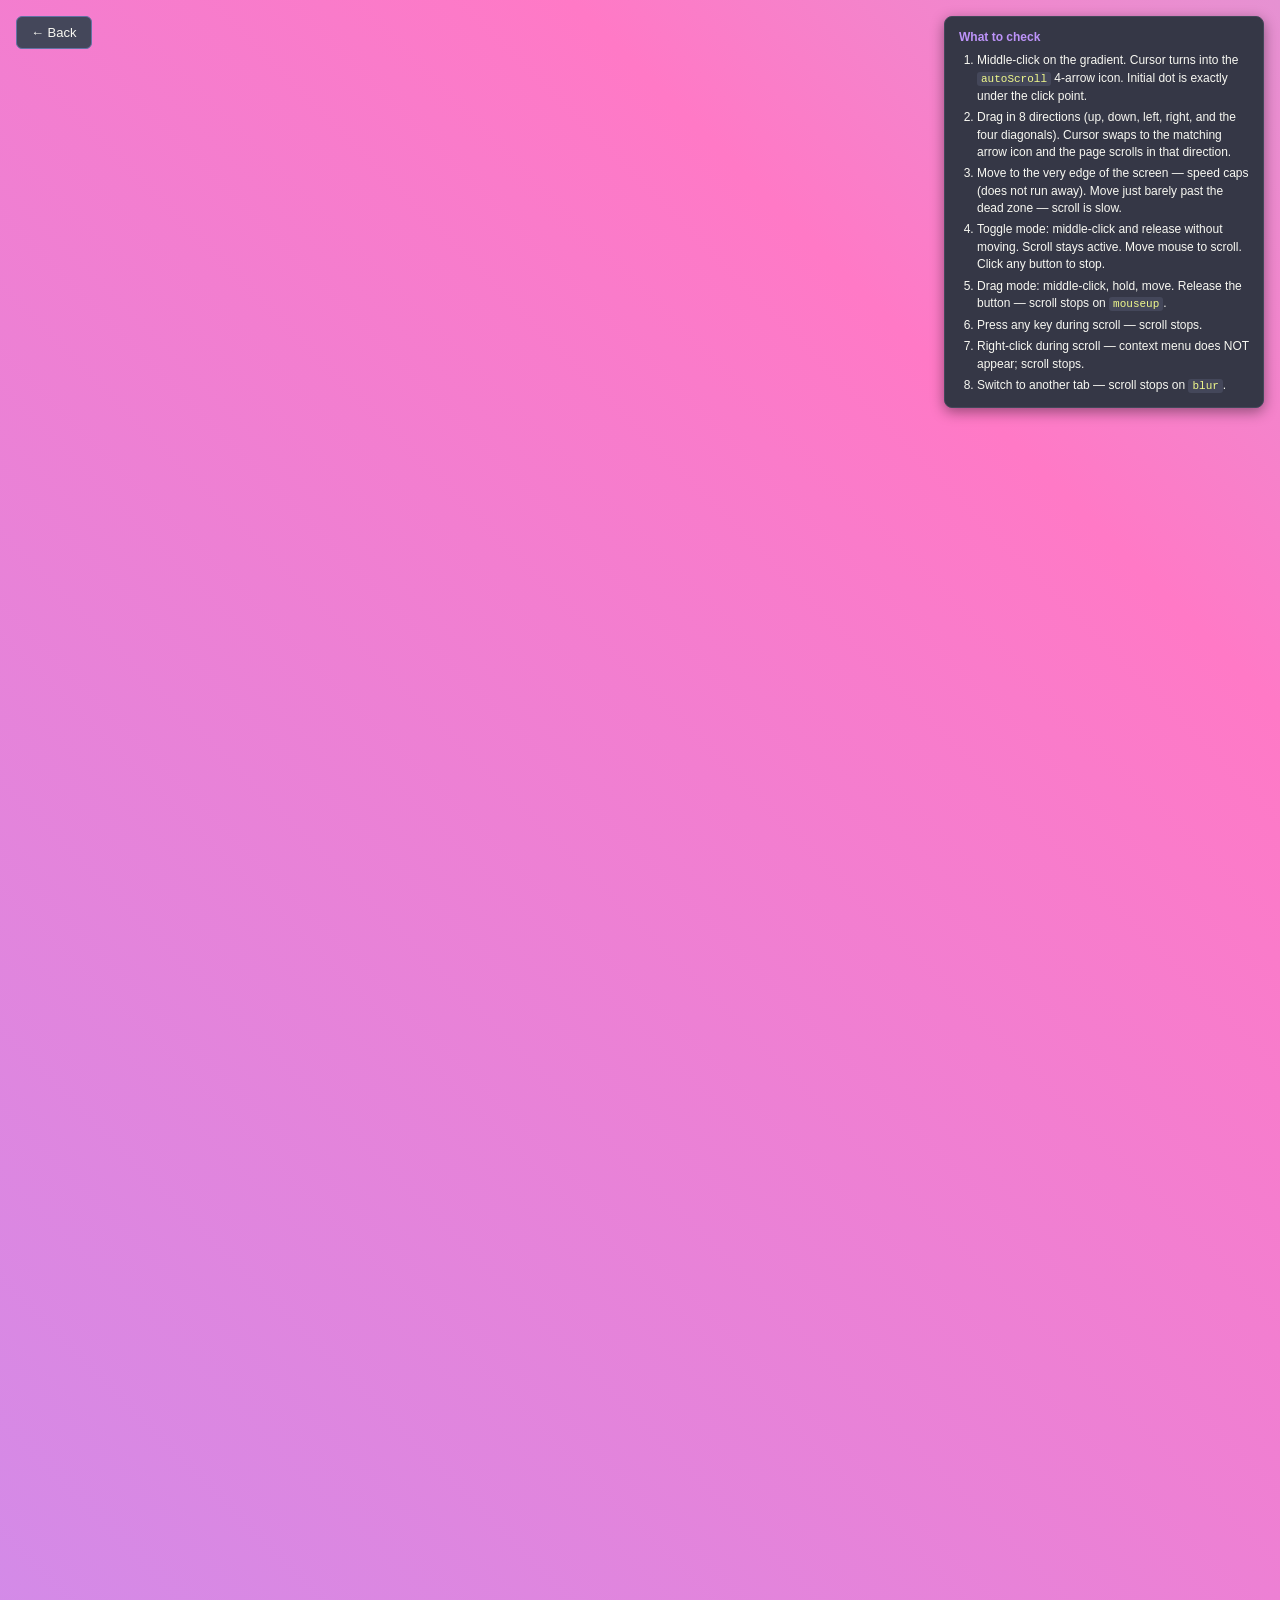
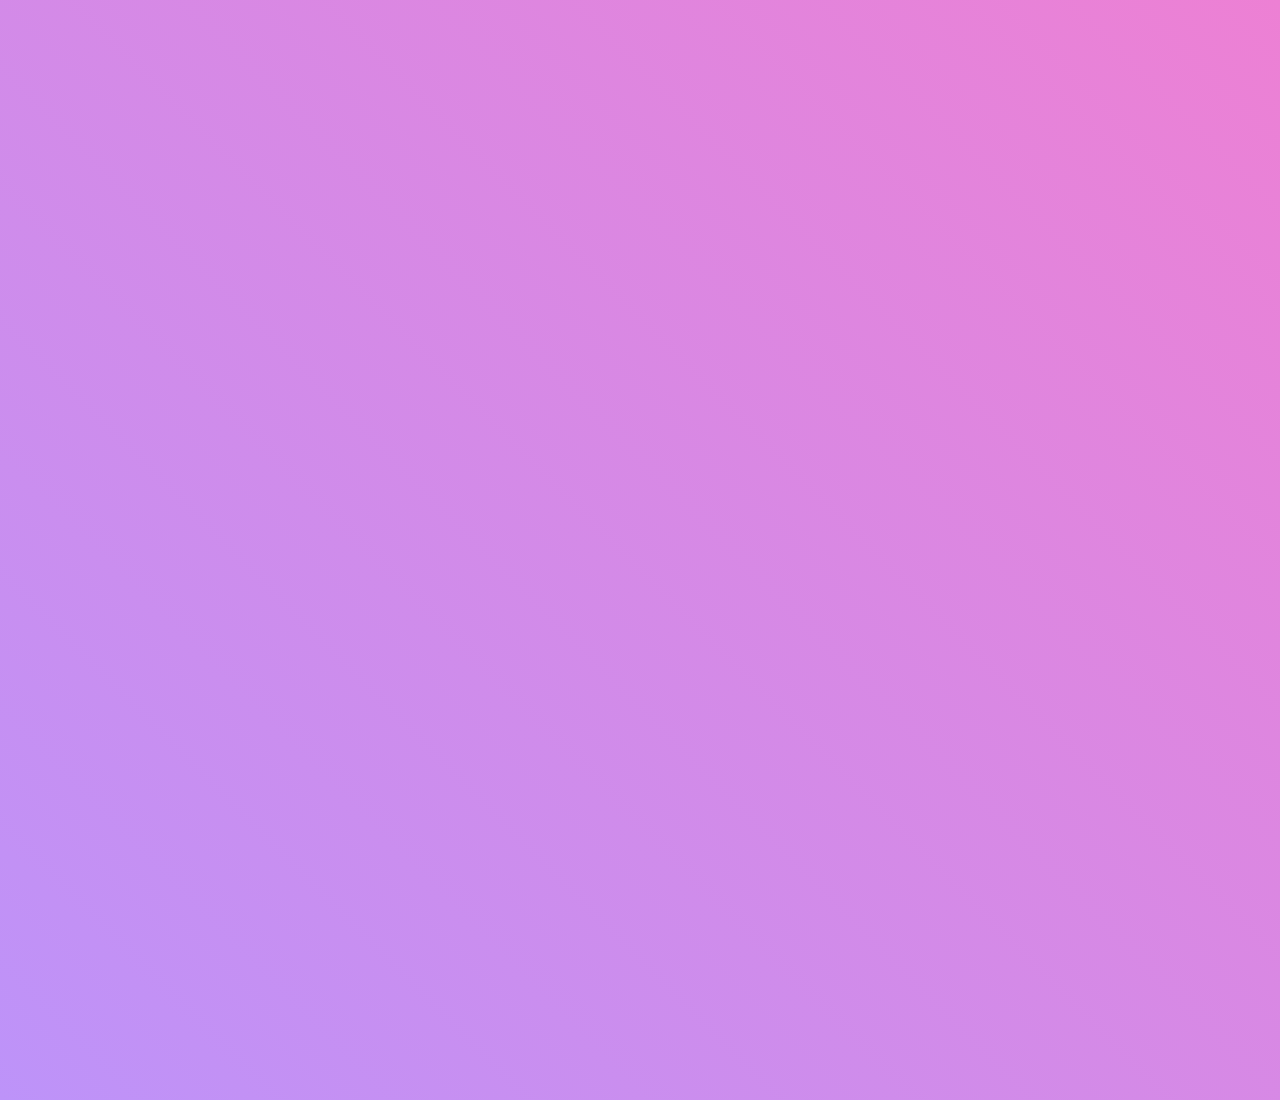
<file: test/index.html>
<!DOCTYPE html>
<html lang="en">
  <head>
    <meta charset="UTF-8" />
    <meta name="viewport" content="width=device-width, initial-scale=1.0" />
    <title>Mac AutoScroll — Page Scroll (Both Axes)</title>
    <link rel="stylesheet" href="base.css" />
    <style>
      #content {
        width: 300vw;
        height: 300vh;
        background: linear-gradient(45deg, var(--d-purple), var(--d-pink), var(--d-cyan));
      }
    </style>
  </head>
  <body>
    <a class="nav-link" href="navigation.html">← Back</a>
    <aside class="checks">
      <strong>What to check</strong>
      <ol>
        <li>Middle-click on the gradient. Cursor turns into the
            <code>autoScroll</code> 4-arrow icon. Initial dot is exactly under
            the click point.</li>
        <li>Drag in 8 directions (up, down, left, right, and the four
            diagonals). Cursor swaps to the matching arrow icon and the page
            scrolls in that direction.</li>
        <li>Move to the very edge of the screen — speed caps (does not run
            away). Move just barely past the dead zone — scroll is slow.</li>
        <li>Toggle mode: middle-click and release without moving. Scroll
            stays active. Move mouse to scroll. Click any button to stop.</li>
        <li>Drag mode: middle-click, hold, move. Release the button — scroll
            stops on <code>mouseup</code>.</li>
        <li>Press any key during scroll — scroll stops.</li>
        <li>Right-click during scroll — context menu does NOT appear; scroll
            stops.</li>
        <li>Switch to another tab — scroll stops on <code>blur</code>.</li>
      </ol>
    </aside>
    <div id="content"></div>
  </body>
</html>
</file>
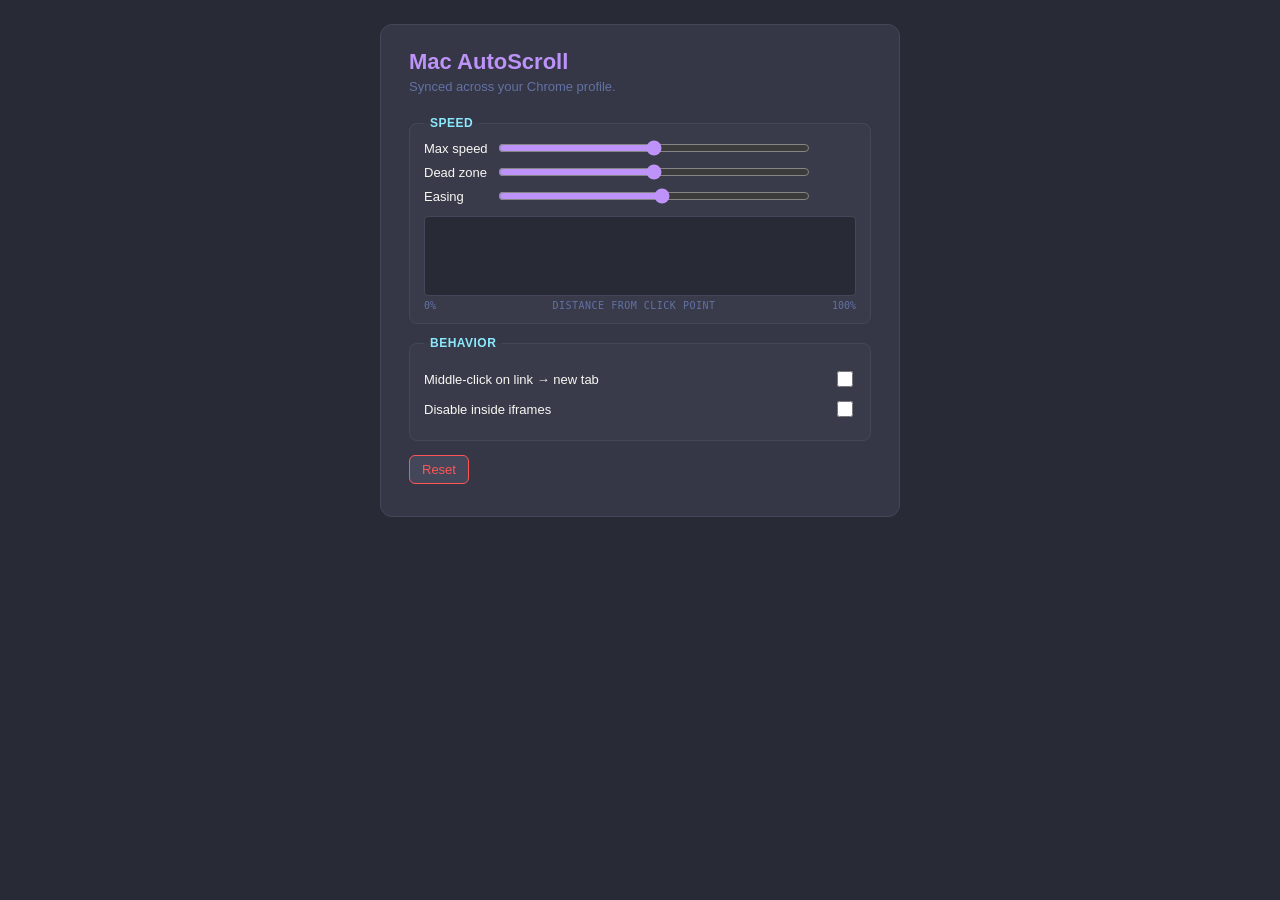
<file: MacAutoScroll/settings.html>
<!DOCTYPE html>
<html>
  <head>
    <meta charset="UTF-8" />
    <title>Mac AutoScroll — Settings</title>
    <script src="settings-init.js"></script>
    <script src="js/defaults.js"></script>
    <link rel="stylesheet" href="theme.css" />
  </head>
  <body>
    <div class="app">
      <h1>Mac AutoScroll</h1>
      <p class="subtitle">Synced across your Chrome profile.</p>

      <fieldset>
        <legend>Speed</legend>
        <div class="slider-grid">
          <label class="row">
            <span class="label">Max speed</span>
            <input type="range" id="maxSpeed" min="20" max="400" step="5" />
            <span class="value" id="maxSpeedValue"></span>
          </label>
          <label class="row">
            <span class="label">Dead zone</span>
            <input type="range" id="deadZone" min="1" max="15" step="1" />
            <span class="value" id="deadZoneValue"></span>
          </label>
          <label class="row">
            <span class="label">Easing</span>
            <input type="range" id="easing" min="5" max="100" step="5" />
            <span class="value" id="easingValue"></span>
          </label>
        </div>
        <svg
          class="preview"
          id="preview"
          viewBox="0 0 200 80"
          preserveAspectRatio="none"
          aria-label="Speed curve preview"
        ></svg>
        <div class="preview-axis">
          <span>0%</span>
          <span class="preview-axis-mid">distance from click point</span>
          <span>100%</span>
        </div>
      </fieldset>

      <fieldset>
        <legend>Behavior</legend>
        <label class="row">
          <span class="label">Middle-click on link → new tab</span>
          <input type="checkbox" id="linkOpens" />
        </label>
        <label class="row">
          <span class="label">Disable inside iframes</span>
          <input type="checkbox" id="topFrameOnly" />
        </label>
      </fieldset>

      <div class="actions">
        <button id="reset" class="danger">Reset</button>
        <a id="open-options" class="link" href="#">Open in tab →</a>
        <span class="status" id="status"></span>
      </div>
    </div>
    <script src="settings-form.js"></script>
  </body>
</html>
</file>
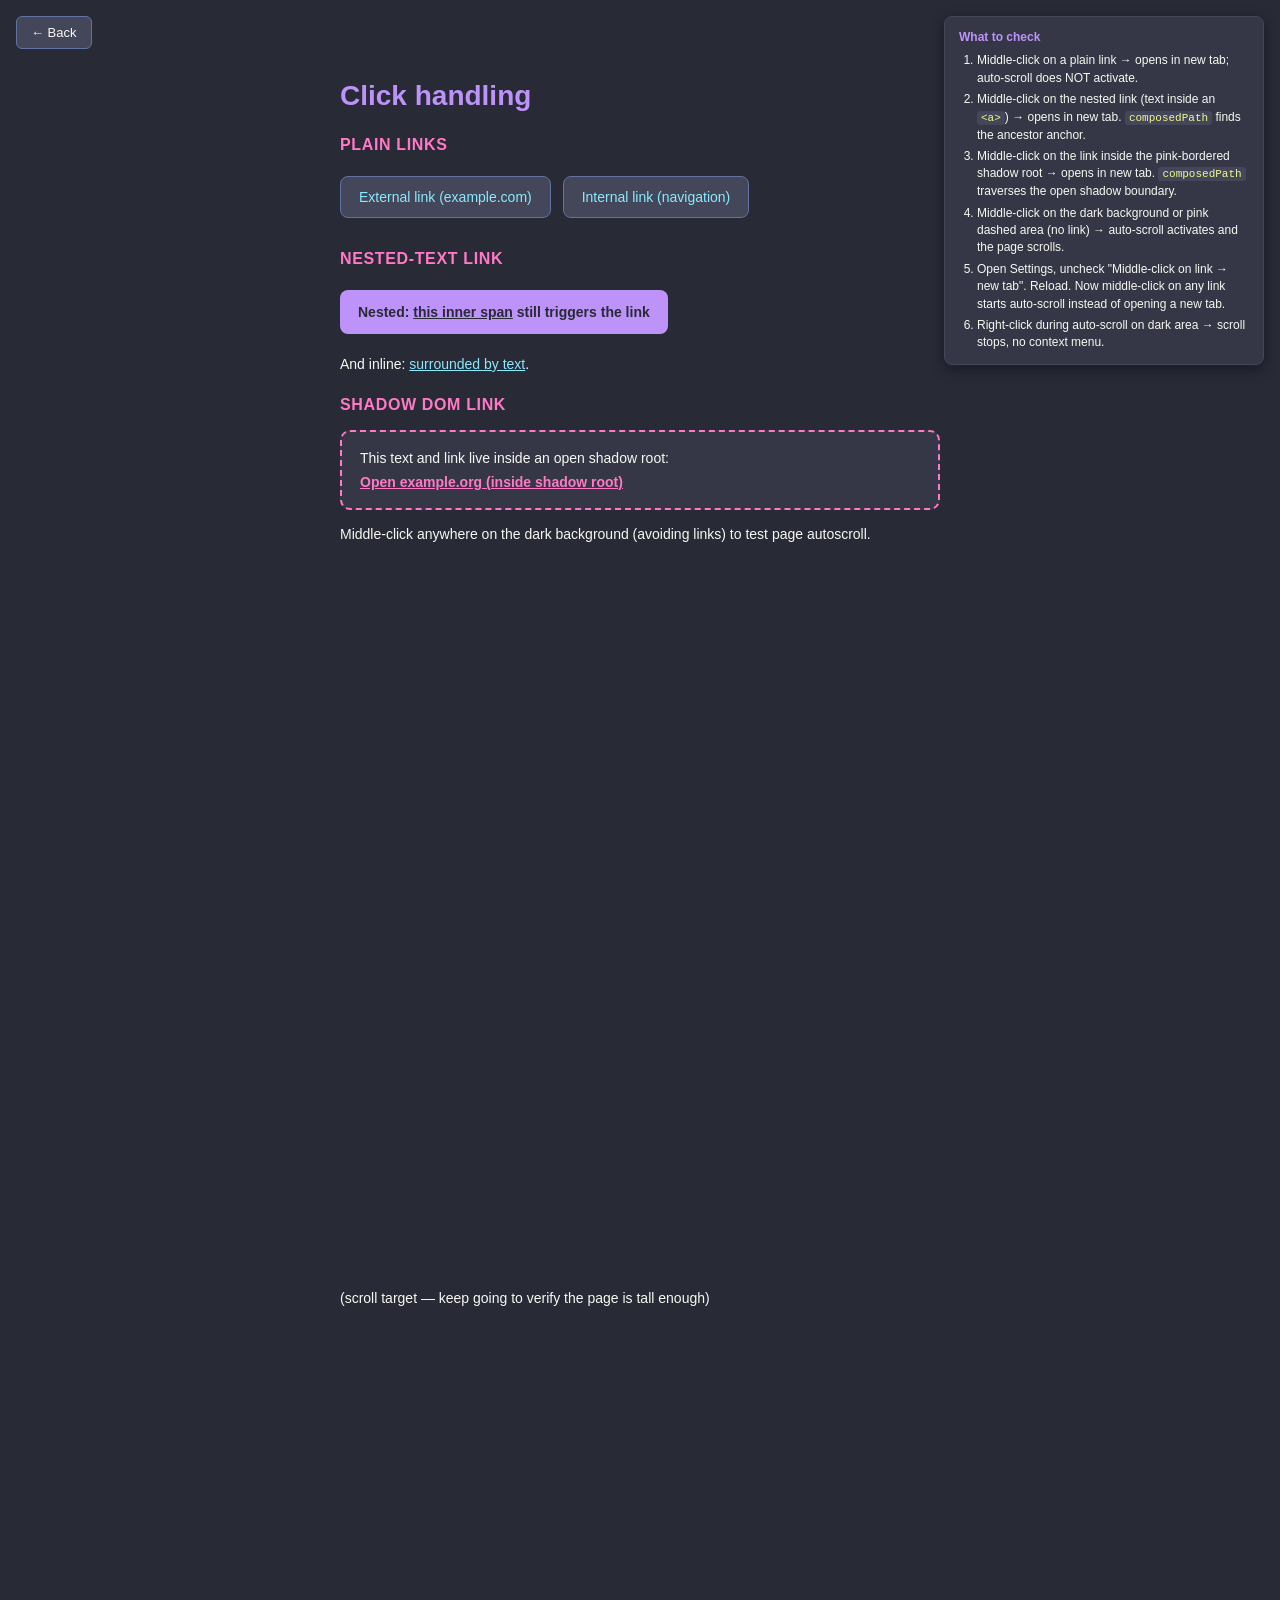
<file: test/click-handling.html>
<!DOCTYPE html>
<html lang="en">
  <head>
    <meta charset="UTF-8" />
    <meta name="viewport" content="width=device-width, initial-scale=1.0" />
    <title>Mac AutoScroll — Click handling</title>
    <link rel="stylesheet" href="base.css" />
    <style>
      body {
        padding: 80px 24px 200vh;
      }
      .stack {
        max-width: 600px;
        margin: 0 auto;
      }
      .link {
        display: inline-block;
        padding: 12px 18px;
        margin: 8px 8px 8px 0;
        background: var(--d-line);
        color: var(--d-cyan);
        border: 1px solid var(--d-comment);
        border-radius: 8px;
        text-decoration: none;
      }
      .link:hover {
        background: var(--d-comment);
      }
      .nested {
        display: inline-block;
        padding: 14px 18px;
        margin: 8px 8px 8px 0;
        background: var(--d-purple);
        color: var(--d-bg);
        border-radius: 8px;
        text-decoration: none;
        font-weight: 600;
      }
      .nested span {
        text-decoration: underline;
      }
      shadow-host {
        display: block;
        margin: 16px 0;
        padding: 18px;
        background: var(--d-panel);
        border-radius: 10px;
        border: 2px dashed var(--d-pink);
      }
      .gap {
        height: 80vh;
      }
    </style>
  </head>
  <body>
    <a class="nav-link" href="navigation.html">← Back</a>
    <aside class="checks">
      <strong>What to check</strong>
      <ol>
        <li>Middle-click on a plain link → opens in new tab; auto-scroll
            does NOT activate.</li>
        <li>Middle-click on the nested link (text inside an <code>&lt;a&gt;</code>)
            → opens in new tab. <code>composedPath</code> finds the
            ancestor anchor.</li>
        <li>Middle-click on the link inside the pink-bordered shadow root
            → opens in new tab. <code>composedPath</code> traverses the
            open shadow boundary.</li>
        <li>Middle-click on the dark background or pink dashed area
            (no link) → auto-scroll activates and the page scrolls.</li>
        <li>Open Settings, uncheck "Middle-click on link → new tab".
            Reload. Now middle-click on any link starts auto-scroll
            instead of opening a new tab.</li>
        <li>Right-click during auto-scroll on dark area → scroll stops,
            no context menu.</li>
      </ol>
    </aside>
    <div class="stack">
      <h1>Click handling</h1>

      <h2>Plain links</h2>
      <p>
        <a class="link" href="https://example.com">External link (example.com)</a>
        <a class="link" href="navigation.html">Internal link (navigation)</a>
      </p>

      <h2>Nested-text link</h2>
      <p>
        <a class="nested" href="https://example.org">
          Nested: <span>this inner span</span> still triggers the link
        </a>
      </p>
      <p>And inline: <a class="inline" href="https://example.net">surrounded by text</a>.</p>

      <h2>Shadow DOM link</h2>
      <shadow-host id="host"></shadow-host>

      <p>Middle-click anywhere on the dark background (avoiding links) to
        test page autoscroll.</p>
      <div class="gap"></div>
      <p>(scroll target — keep going to verify the page is tall enough)</p>
    </div>
    <script>
      const host = document.getElementById('host');
      const shadow = host.attachShadow({ mode: 'open' });
      shadow.innerHTML = `
        <style>
          :host { font-family: -apple-system, BlinkMacSystemFont, sans-serif; color: #f8f8f2; }
          a { color: #ff79c6; text-decoration: underline; font-weight: 600; }
          p { margin: 0 0 8px; }
        </style>
        <p>This text and link live inside an open shadow root:</p>
        <a href="https://example.org">Open example.org (inside shadow root)</a>
      `;
    </script>
  </body>
</html>
</file>
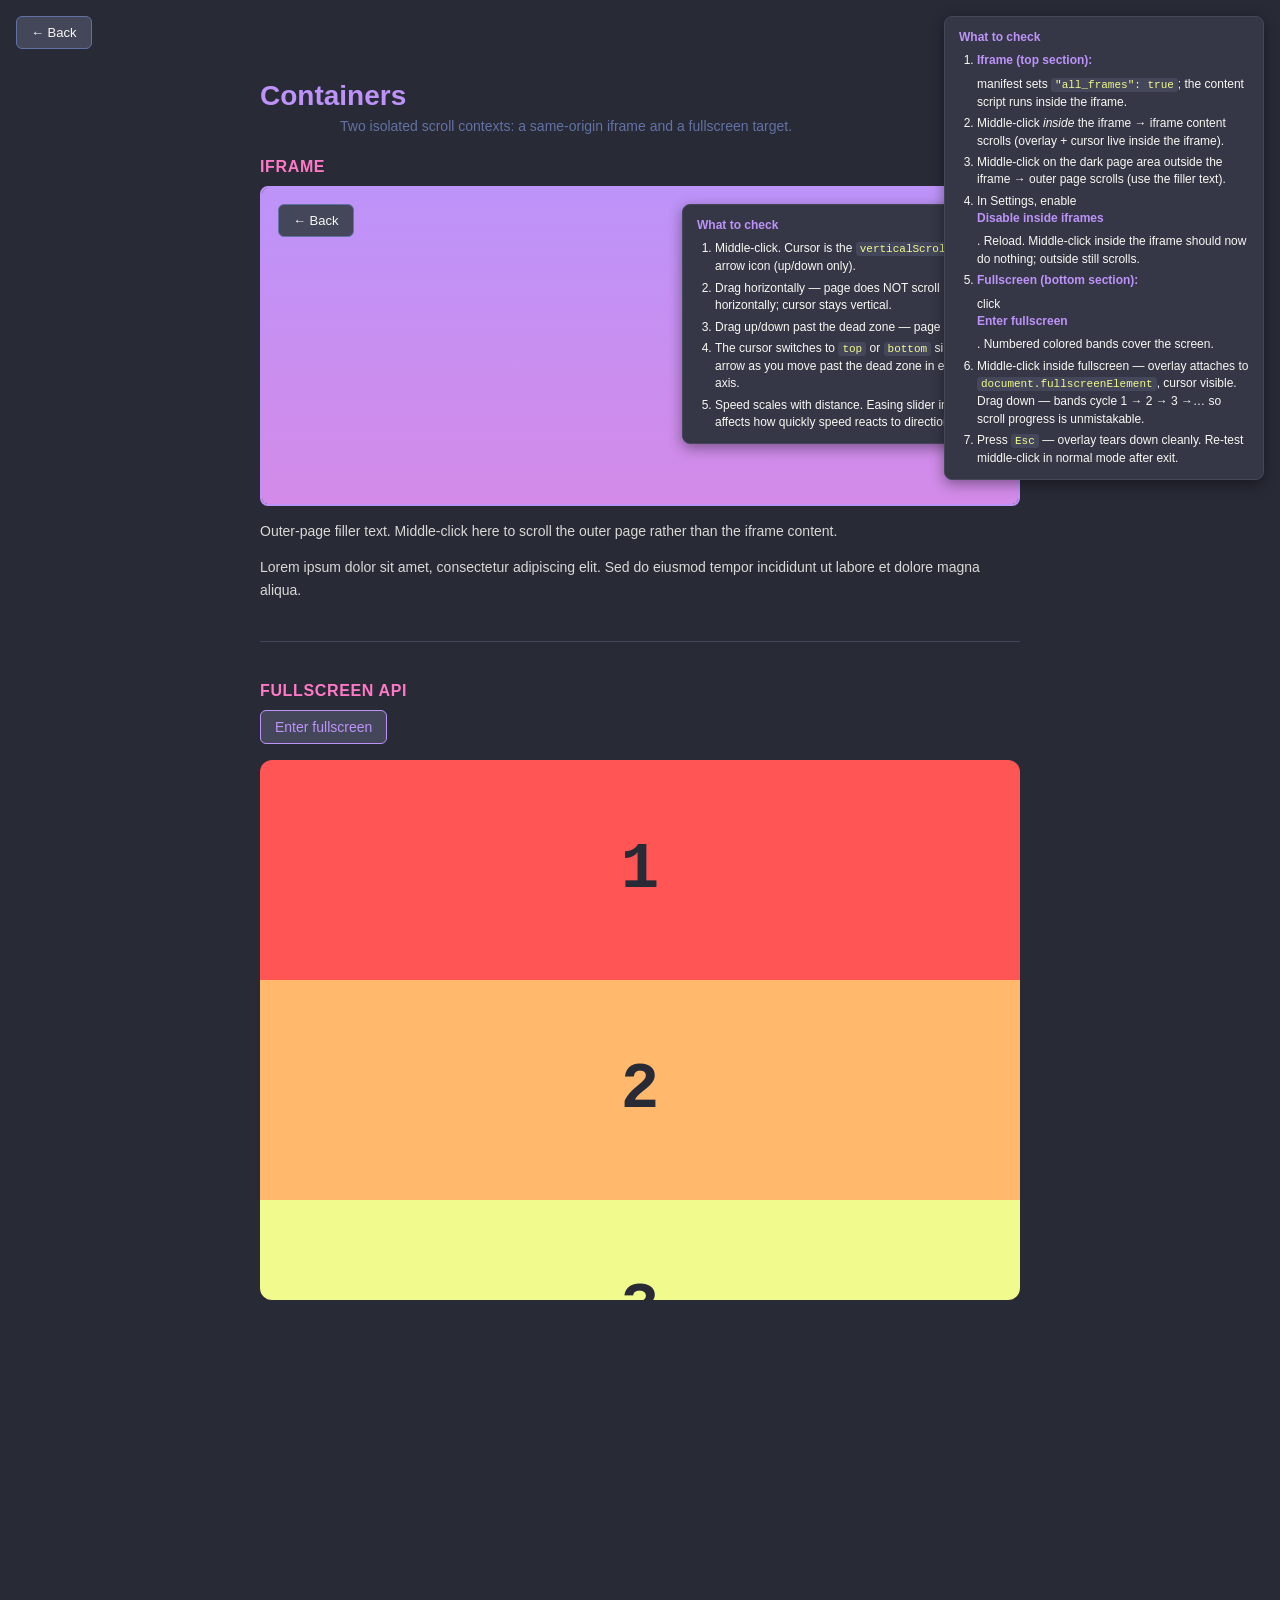
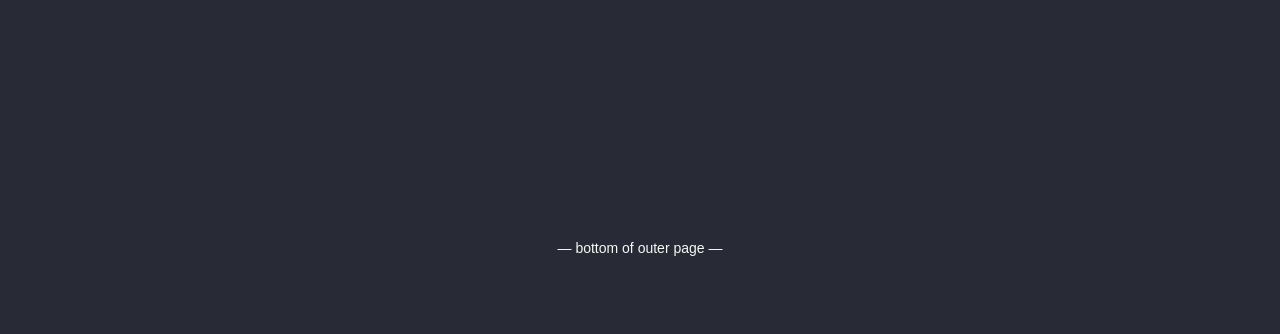
<file: test/containers.html>
<!DOCTYPE html>
<html lang="en">
  <head>
    <meta charset="UTF-8" />
    <meta name="viewport" content="width=device-width, initial-scale=1.0" />
    <title>Mac AutoScroll — Containers (iframe + fullscreen)</title>
    <link rel="stylesheet" href="base.css" />
    <style>
      body {
        padding: 80px 24px 64px;
        min-height: 200vh;
      }
      .panel {
        max-width: 760px;
        margin: 0 auto;
      }
      iframe {
        display: block;
        width: 100%;
        height: 320px;
        border: 2px solid var(--d-purple);
        border-radius: 8px;
        background: var(--d-panel);
      }
      .filler {
        line-height: 1.6;
        color: var(--d-fg);
        opacity: 0.85;
      }
      hr {
        margin: 40px 0;
        border: none;
        border-top: 1px solid var(--d-line);
      }
      #fs {
        margin-top: 16px;
        height: 60vh;
        border-radius: 12px;
        overflow: auto;
        cursor: pointer;
      }
      :fullscreen #fs {
        height: 100vh;
        border-radius: 0;
      }
      .inner {
        display: grid;
        grid-template-columns: 1fr;
      }
      .band {
        height: 220px;
        display: flex;
        align-items: center;
        justify-content: center;
        font-size: 64px;
        font-weight: 800;
        color: var(--d-bg);
        font-family: ui-monospace, monospace;
      }
      .band:nth-child(1)  { background: var(--d-red); }
      .band:nth-child(2)  { background: var(--d-orange); }
      .band:nth-child(3)  { background: var(--d-yellow); }
      .band:nth-child(4)  { background: var(--d-green); }
      .band:nth-child(5)  { background: var(--d-cyan); }
      .band:nth-child(6)  { background: var(--d-purple); }
      .band:nth-child(7)  { background: var(--d-pink); }
      .band:nth-child(8)  { background: var(--d-orange); }
      .band:nth-child(9)  { background: var(--d-green); }
      .band:nth-child(10) { background: var(--d-cyan); }
    </style>
  </head>
  <body>
    <a class="nav-link" href="navigation.html">← Back</a>
    <aside class="checks">
      <strong>What to check</strong>
      <ol>
        <li><strong>Iframe (top section):</strong> manifest sets
            <code>"all_frames": true</code>; the content script runs
            inside the iframe.</li>
        <li>Middle-click <em>inside</em> the iframe → iframe content
            scrolls (overlay + cursor live inside the iframe).</li>
        <li>Middle-click on the dark page area outside the iframe →
            outer page scrolls (use the filler text).</li>
        <li>In Settings, enable <strong>Disable inside iframes</strong>.
            Reload. Middle-click inside the iframe should now do nothing;
            outside still scrolls.</li>
        <li><strong>Fullscreen (bottom section):</strong> click
            <strong>Enter fullscreen</strong>. Numbered colored bands
            cover the screen.</li>
        <li>Middle-click inside fullscreen — overlay attaches to
            <code>document.fullscreenElement</code>, cursor visible.
            Drag down — bands cycle 1 → 2 → 3 →… so scroll progress is
            unmistakable.</li>
        <li>Press <code>Esc</code> — overlay tears down cleanly. Re-test
            middle-click in normal mode after exit.</li>
      </ol>
    </aside>
    <div class="panel">
      <h1>Containers</h1>
      <p class="lede">
        Two isolated scroll contexts: a same-origin iframe and a
        fullscreen target.
      </p>

      <h2>Iframe</h2>
      <iframe src="vertical.html" title="Embedded vertical page"></iframe>
      <div class="filler">
        <p>Outer-page filler text. Middle-click here to scroll the outer
          page rather than the iframe content.</p>
        <p>Lorem ipsum dolor sit amet, consectetur adipiscing elit. Sed do
          eiusmod tempor incididunt ut labore et dolore magna aliqua.</p>
      </div>

      <hr />

      <h2>Fullscreen API</h2>
      <button class="btn btn-accent" onclick="document.getElementById('fs').requestFullscreen()">
        Enter fullscreen
      </button>
      <div id="fs">
        <div class="inner">
          <div class="band">1</div>
          <div class="band">2</div>
          <div class="band">3</div>
          <div class="band">4</div>
          <div class="band">5</div>
          <div class="band">6</div>
          <div class="band">7</div>
          <div class="band">8</div>
          <div class="band">9</div>
          <div class="band">10</div>
        </div>
      </div>

      <p class="center" style="margin-top: 60vh;">— bottom of outer page —</p>
    </div>
  </body>
</html>
</file>
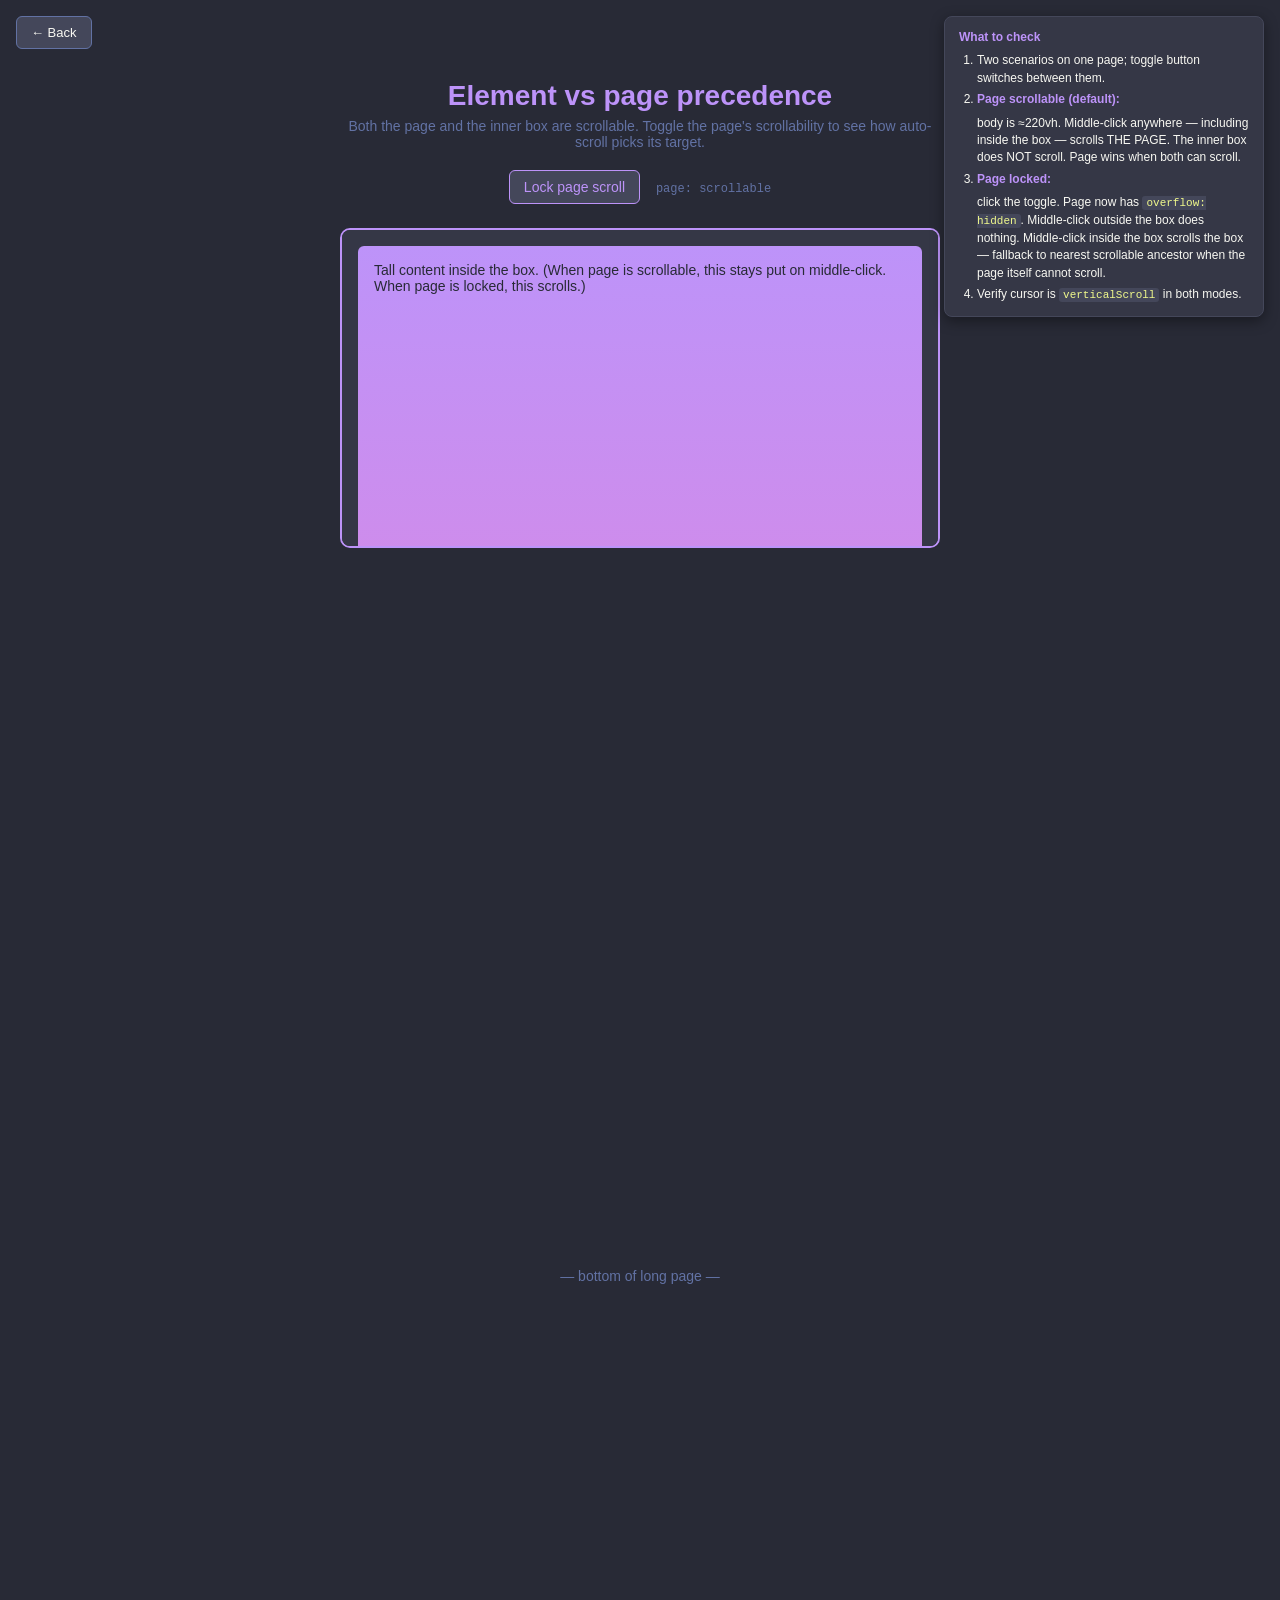
<file: test/element-precedence.html>
<!DOCTYPE html>
<html lang="en">
  <head>
    <meta charset="UTF-8" />
    <meta name="viewport" content="width=device-width, initial-scale=1.0" />
    <title>Mac AutoScroll — Element vs page precedence</title>
    <link rel="stylesheet" href="base.css" />
    <style>
      html.locked,
      html.locked body {
        height: 100vh;
        overflow: hidden;
      }
      body {
        padding: 80px 24px 32px;
        min-height: 220vh;
      }
      .toolbar {
        text-align: center;
        margin: 8px 0 18px;
      }
      .state {
        display: inline-block;
        margin-left: 12px;
        font-family: ui-monospace, monospace;
        font-size: 12px;
        color: var(--d-comment);
      }
      .box {
        width: 80%;
        max-width: 600px;
        height: 320px;
        margin: 24px auto;
        border: 2px solid var(--d-purple);
        border-radius: 10px;
        overflow: auto;
        background: var(--d-panel);
        padding: 16px;
      }
      .tall {
        height: 1200px;
        background: linear-gradient(180deg, var(--d-purple), var(--d-pink));
        border-radius: 6px;
        padding: 16px;
        color: var(--d-bg);
      }
      .footer {
        text-align: center;
        color: var(--d-comment);
        margin-top: 80vh;
      }
    </style>
  </head>
  <body>
    <a class="nav-link" href="navigation.html">← Back</a>
    <aside class="checks">
      <strong>What to check</strong>
      <ol>
        <li>Two scenarios on one page; toggle button switches between them.</li>
        <li><strong>Page scrollable (default):</strong> body is ≈220vh.
            Middle-click anywhere — including inside the box — scrolls THE
            PAGE. The inner box does NOT scroll. Page wins when both can
            scroll.</li>
        <li><strong>Page locked:</strong> click the toggle. Page now has
            <code>overflow: hidden</code>. Middle-click outside the box
            does nothing. Middle-click inside the box scrolls the box —
            fallback to nearest scrollable ancestor when the page itself
            cannot scroll.</li>
        <li>Verify cursor is <code>verticalScroll</code> in both modes.</li>
      </ol>
    </aside>
    <h1 class="center">Element vs page precedence</h1>
    <p class="lede center">
      Both the page and the inner box are scrollable. Toggle the page's
      scrollability to see how auto-scroll picks its target.
    </p>
    <div class="toolbar">
      <button class="btn btn-accent" id="toggle">Lock page scroll</button>
      <span class="state" id="state">page: scrollable</span>
    </div>
    <div class="box">
      <div class="tall">
        Tall content inside the box. (When page is scrollable, this stays
        put on middle-click. When page is locked, this scrolls.)
      </div>
    </div>
    <p class="footer">— bottom of long page —</p>
    <script>
      const btn = document.getElementById('toggle');
      const state = document.getElementById('state');
      btn.addEventListener('click', () => {
        const locked = document.documentElement.classList.toggle('locked');
        btn.textContent = locked ? 'Unlock page scroll' : 'Lock page scroll';
        state.textContent = locked ? 'page: locked' : 'page: scrollable';
      });
    </script>
  </body>
</html>
</file>
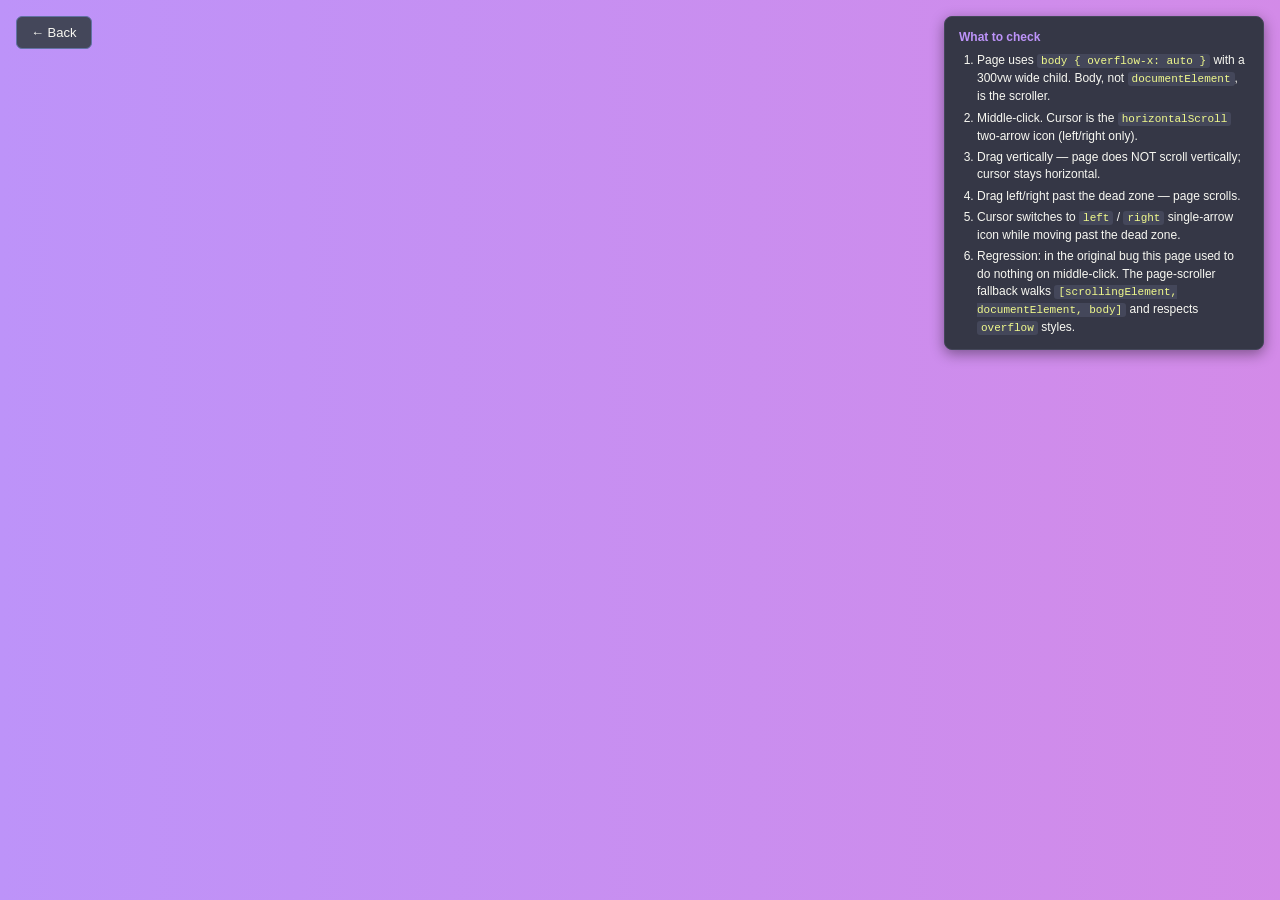
<file: test/horizontal.html>
<!DOCTYPE html>
<html lang="en">
  <head>
    <meta charset="UTF-8" />
    <meta name="viewport" content="width=device-width, initial-scale=1.0" />
    <title>Mac AutoScroll — Horizontal Only</title>
    <link rel="stylesheet" href="base.css" />
    <style>
      html,
      body {
        overflow-x: auto;
        overflow-y: hidden;
      }
      #content {
        width: 300vw;
        height: 100vh;
        background: linear-gradient(90deg, var(--d-purple), var(--d-pink));
      }
    </style>
  </head>
  <body>
    <a class="nav-link" href="navigation.html">← Back</a>
    <aside class="checks">
      <strong>What to check</strong>
      <ol>
        <li>Page uses <code>body { overflow-x: auto }</code> with a 300vw
            wide child. Body, not <code>documentElement</code>, is the
            scroller.</li>
        <li>Middle-click. Cursor is the <code>horizontalScroll</code>
            two-arrow icon (left/right only).</li>
        <li>Drag vertically — page does NOT scroll vertically; cursor stays
            horizontal.</li>
        <li>Drag left/right past the dead zone — page scrolls.</li>
        <li>Cursor switches to <code>left</code> / <code>right</code>
            single-arrow icon while moving past the dead zone.</li>
        <li>Regression: in the original bug this page used to do nothing
            on middle-click. The page-scroller fallback walks
            <code>[scrollingElement, documentElement, body]</code> and
            respects <code>overflow</code> styles.</li>
      </ol>
    </aside>
    <div id="content"></div>
  </body>
</html>
</file>
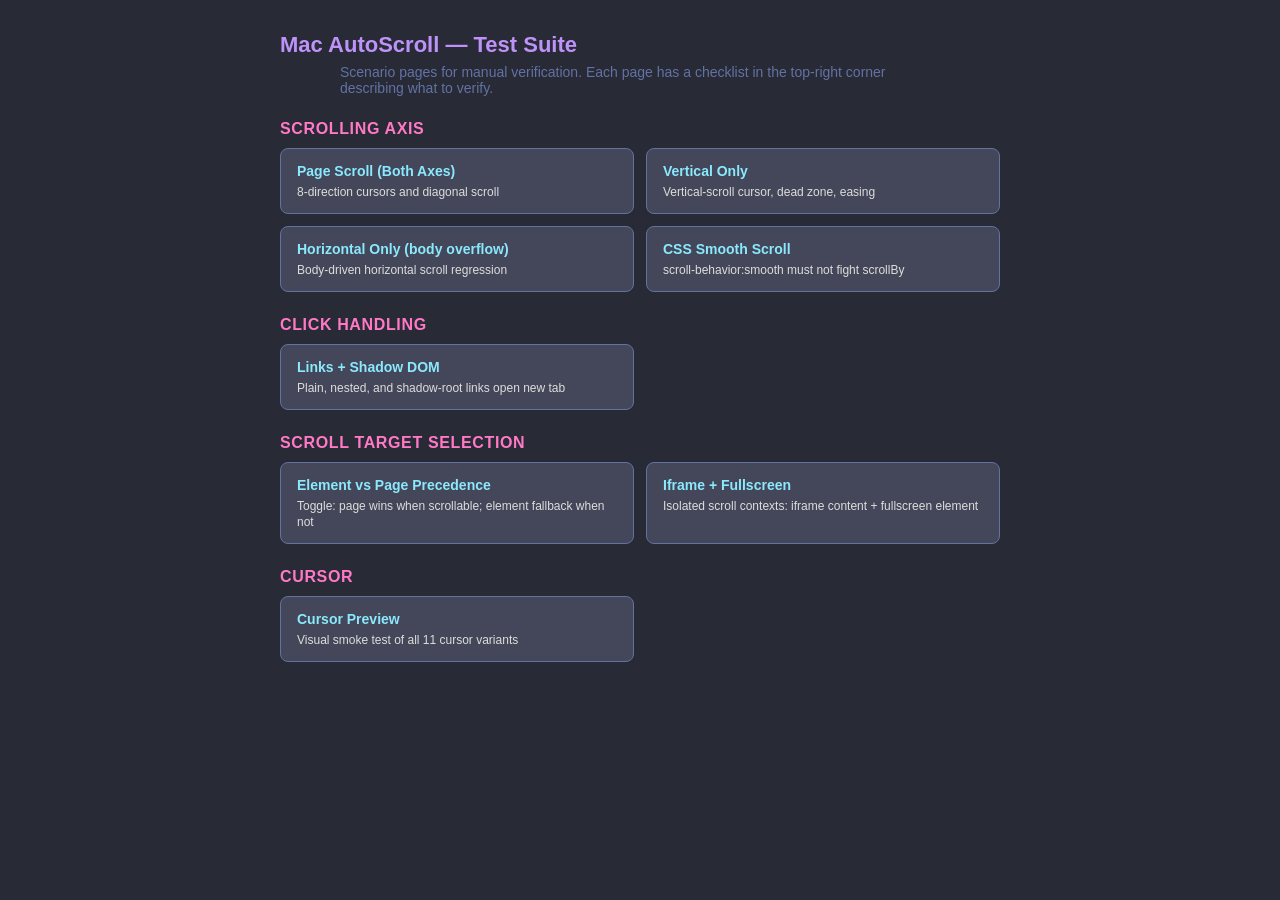
<file: test/navigation.html>
<!DOCTYPE html>
<html lang="en">
  <head>
    <meta charset="UTF-8" />
    <meta name="viewport" content="width=device-width, initial-scale=1.0" />
    <title>Mac AutoScroll — Test Suite</title>
    <link rel="stylesheet" href="base.css" />
    <style>
      body {
        padding: 32px 24px 64px;
      }
      h1 {
        font-size: 22px;
      }
      .nav {
        display: grid;
        grid-template-columns: 1fr 1fr;
        gap: 12px;
      }
      .nav a {
        display: block;
        padding: 14px 16px;
        background: var(--d-line);
        border: 1px solid var(--d-comment);
        border-radius: 8px;
        text-decoration: none;
        color: var(--d-fg);
        transition: background 0.15s;
      }
      .nav a:hover {
        background: var(--d-comment);
      }
      .nav a strong {
        display: block;
        color: var(--d-cyan);
        margin-bottom: 4px;
      }
      .nav a span {
        font-size: 12px;
        color: var(--d-fg);
        opacity: 0.85;
      }
    </style>
  </head>
  <body>
    <div class="container">
      <h1>Mac AutoScroll — Test Suite</h1>
      <p class="lede">
        Scenario pages for manual verification. Each page has a checklist
        in the top-right corner describing what to verify.
      </p>

      <h2>Scrolling axis</h2>
      <div class="nav">
        <a href="index.html"
          ><strong>Page Scroll (Both Axes)</strong
          ><span>8-direction cursors and diagonal scroll</span></a
        >
        <a href="vertical.html"
          ><strong>Vertical Only</strong
          ><span>Vertical-scroll cursor, dead zone, easing</span></a
        >
        <a href="horizontal.html"
          ><strong>Horizontal Only (body overflow)</strong
          ><span>Body-driven horizontal scroll regression</span></a
        >
        <a href="smooth-scroll.html"
          ><strong>CSS Smooth Scroll</strong
          ><span>scroll-behavior:smooth must not fight scrollBy</span></a
        >
      </div>

      <h2>Click handling</h2>
      <div class="nav">
        <a href="click-handling.html"
          ><strong>Links + Shadow DOM</strong
          ><span>Plain, nested, and shadow-root links open new tab</span></a
        >
      </div>

      <h2>Scroll target selection</h2>
      <div class="nav">
        <a href="element-precedence.html"
          ><strong>Element vs Page Precedence</strong
          ><span>Toggle: page wins when scrollable; element fallback when not</span></a
        >
        <a href="containers.html"
          ><strong>Iframe + Fullscreen</strong
          ><span>Isolated scroll contexts: iframe content + fullscreen element</span></a
        >
      </div>

      <h2>Cursor</h2>
      <div class="nav">
        <a href="cursor-test.html"
          ><strong>Cursor Preview</strong
          ><span>Visual smoke test of all 11 cursor variants</span></a
        >
      </div>
    </div>
  </body>
</html>
</file>
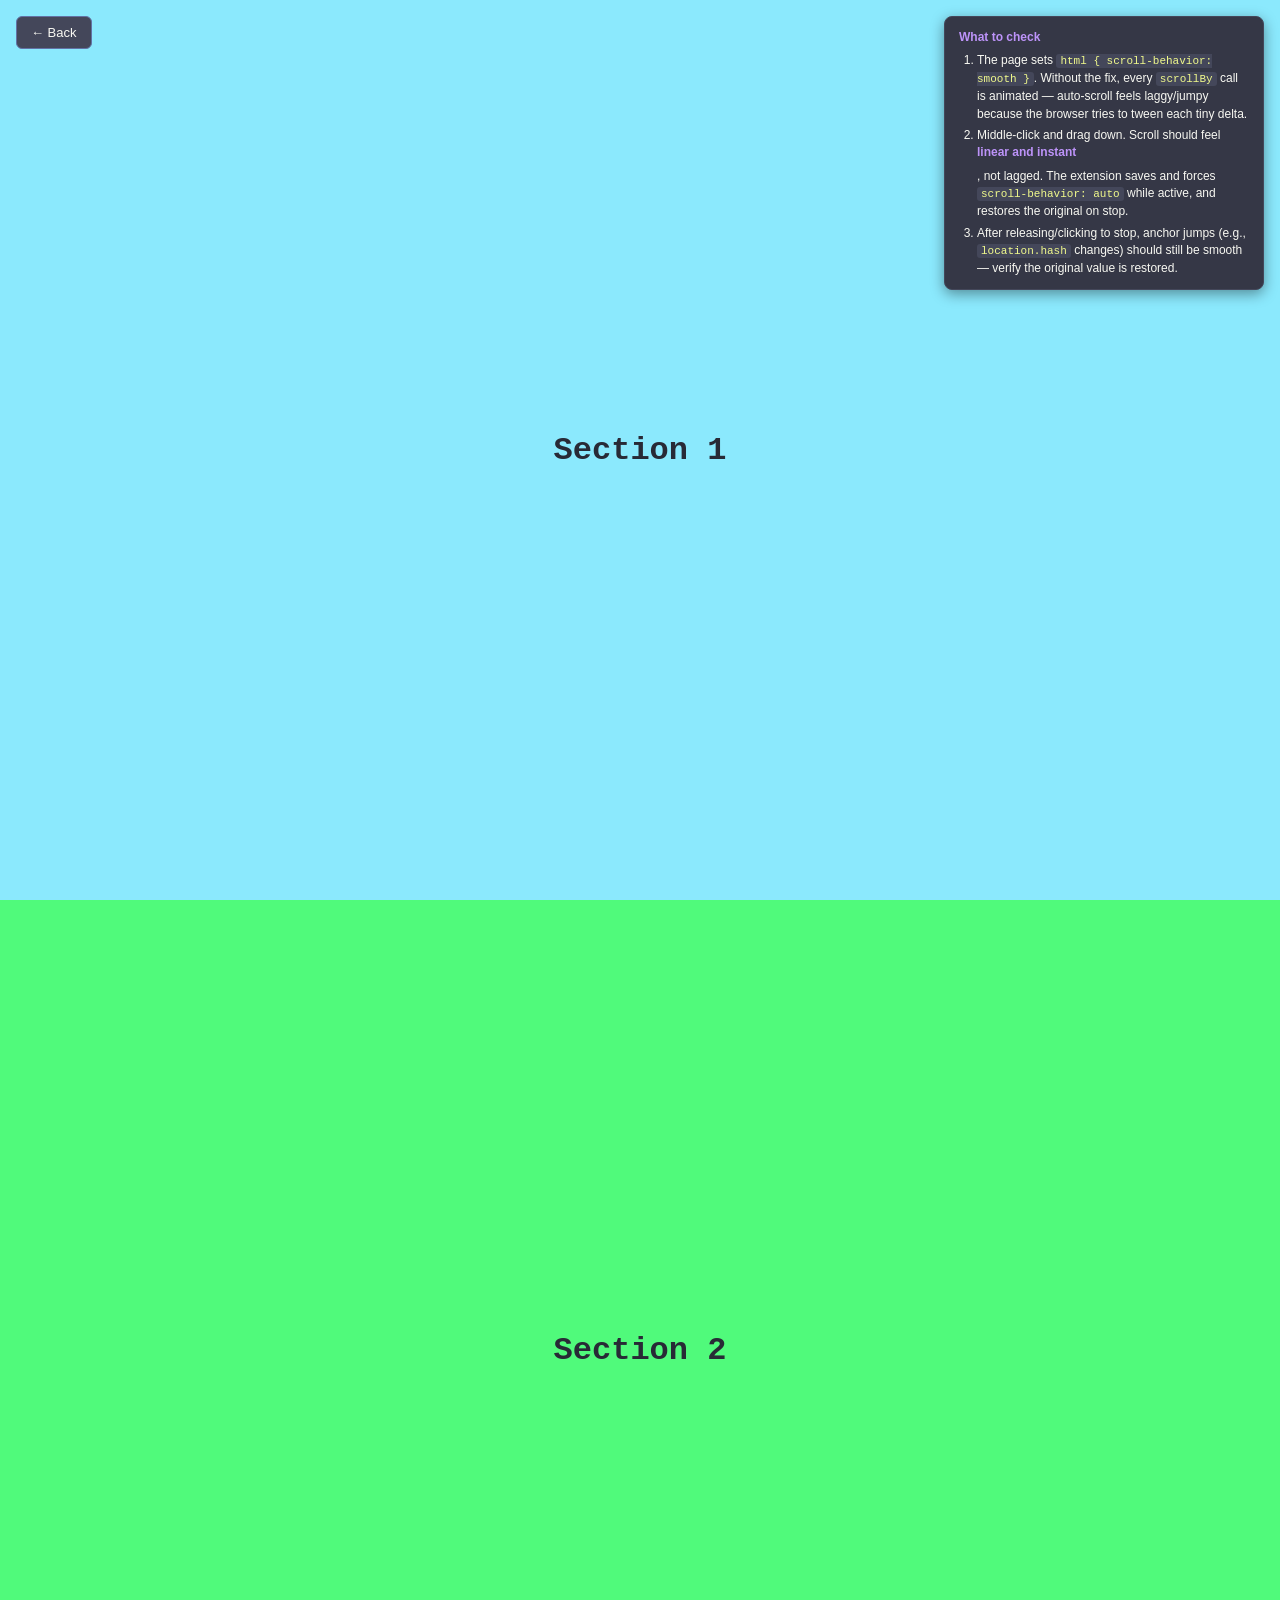
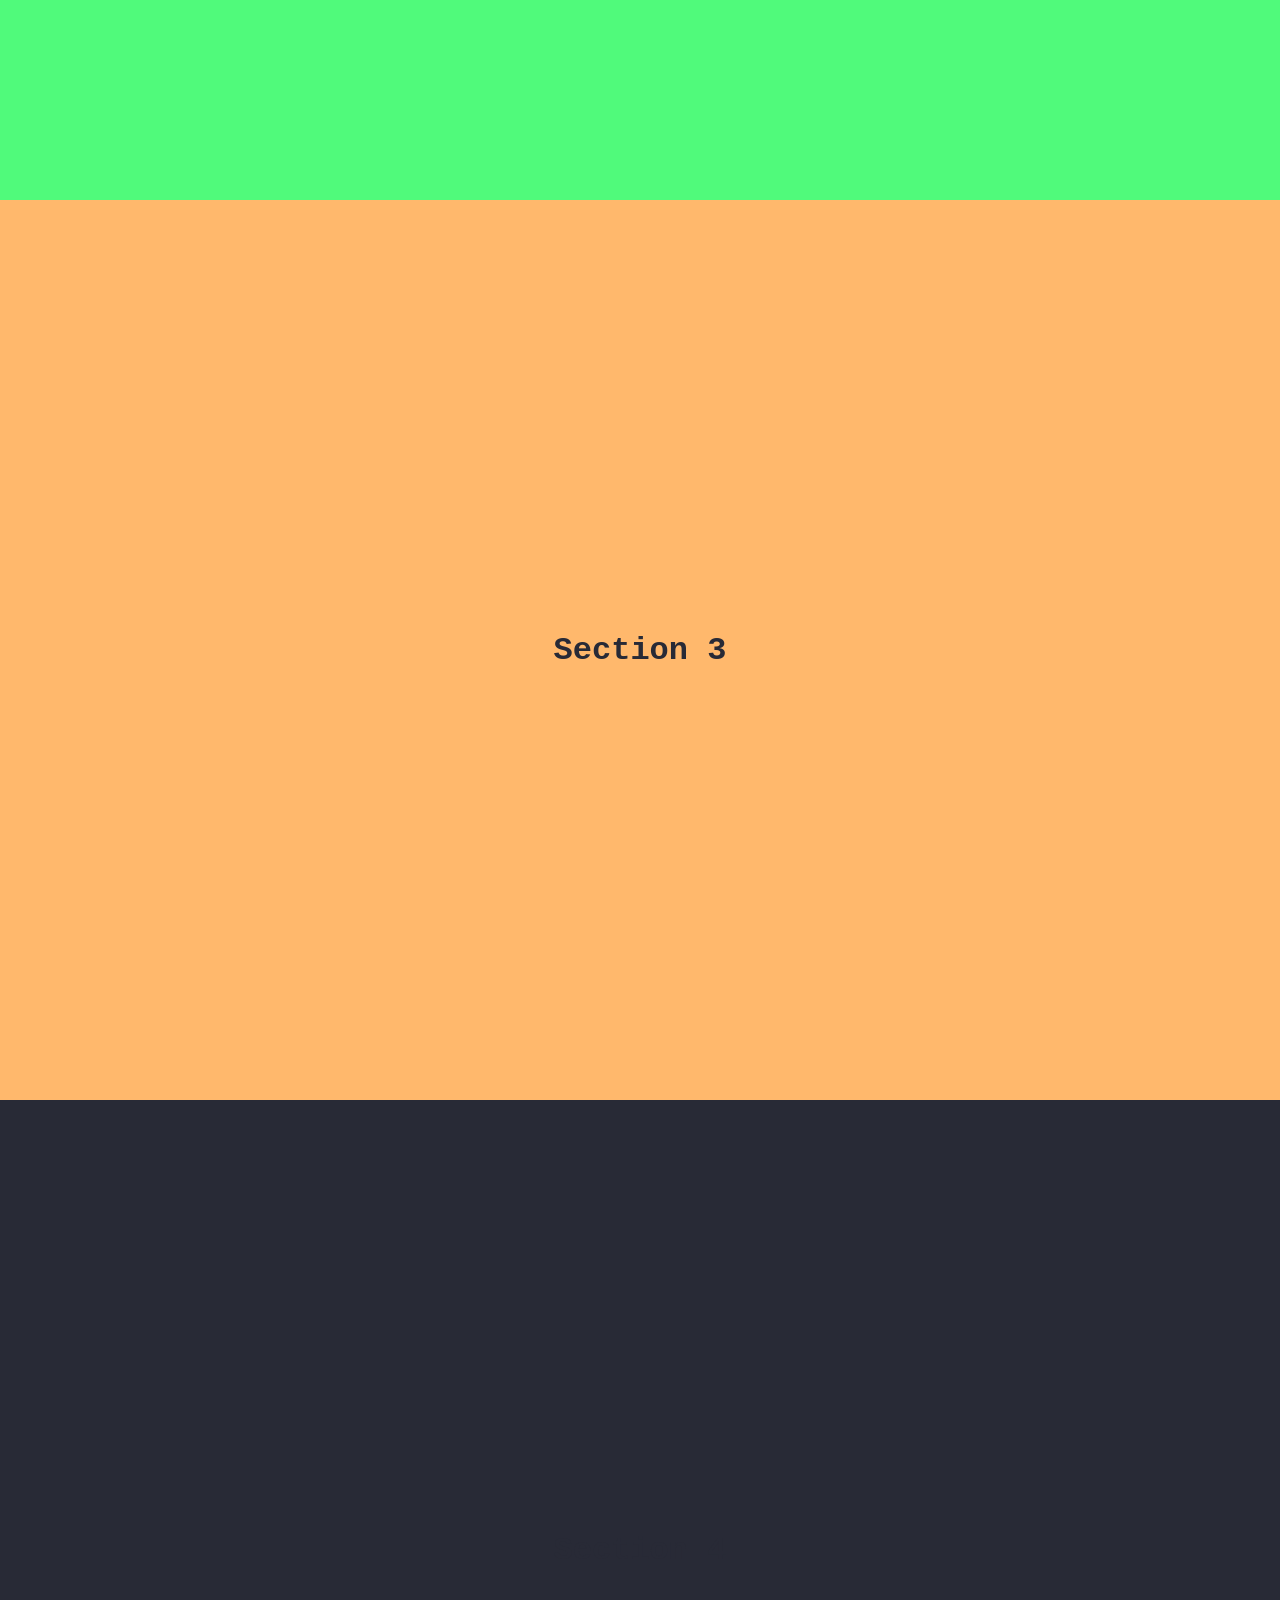
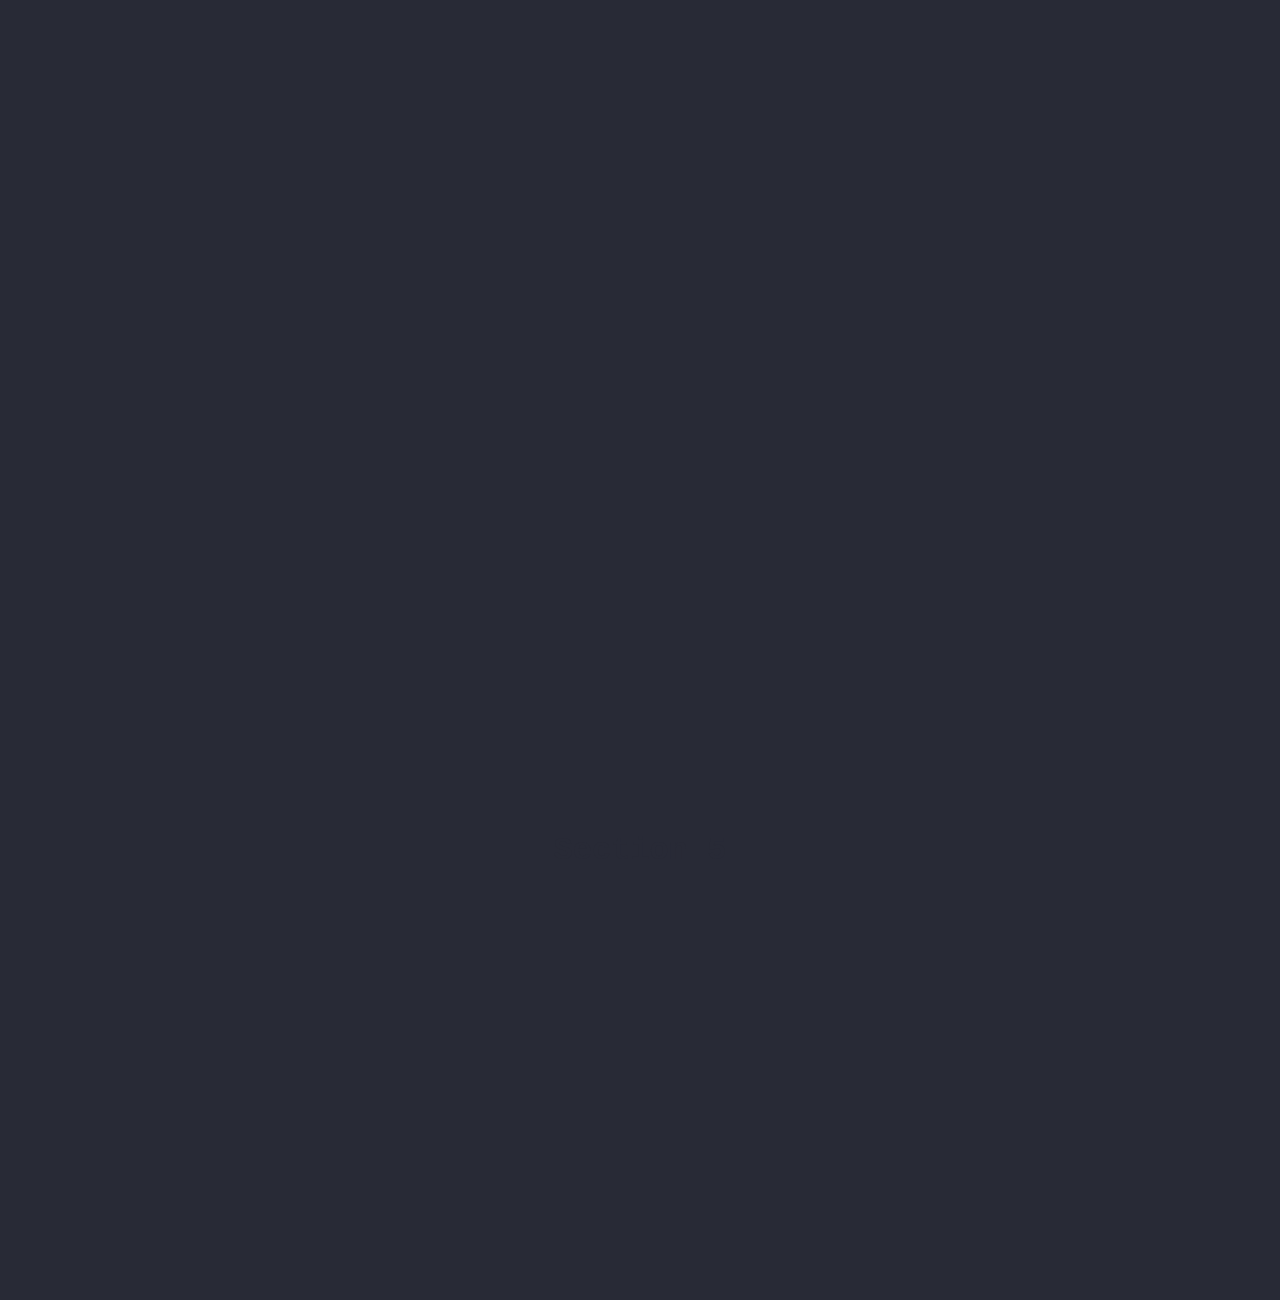
<file: test/smooth-scroll.html>
<!DOCTYPE html>
<html lang="en">
  <head>
    <meta charset="UTF-8" />
    <meta name="viewport" content="width=device-width, initial-scale=1.0" />
    <title>Mac AutoScroll — CSS smooth-scroll</title>
    <link rel="stylesheet" href="base.css" />
    <style>
      html {
        scroll-behavior: smooth;
      }
      .panel {
        height: 100vh;
        display: flex;
        align-items: center;
        justify-content: center;
        font-size: 32px;
        font-weight: 600;
        color: var(--d-bg);
        font-family: ui-monospace, SFMono-Regular, Menlo, monospace;
      }
      .panel:nth-child(1) { background: var(--d-purple); }
      .panel:nth-child(2) { background: var(--d-pink); }
      .panel:nth-child(3) { background: var(--d-cyan); }
      .panel:nth-child(4) { background: var(--d-green); }
      .panel:nth-child(5) { background: var(--d-orange); }
    </style>
  </head>
  <body>
    <a class="nav-link" href="navigation.html">← Back</a>
    <aside class="checks">
      <strong>What to check</strong>
      <ol>
        <li>The page sets <code>html { scroll-behavior: smooth }</code>.
            Without the fix, every <code>scrollBy</code> call is animated —
            auto-scroll feels laggy/jumpy because the browser tries to
            tween each tiny delta.</li>
        <li>Middle-click and drag down. Scroll should feel
            <strong>linear and instant</strong>, not lagged. The extension
            saves and forces <code>scroll-behavior: auto</code> while
            active, and restores the original on stop.</li>
        <li>After releasing/clicking to stop, anchor jumps (e.g.,
            <code>location.hash</code> changes) should still be smooth —
            verify the original value is restored.</li>
      </ol>
    </aside>
    <div class="panel">Section 1</div>
    <div class="panel">Section 2</div>
    <div class="panel">Section 3</div>
    <div class="panel">Section 4</div>
    <div class="panel">Section 5</div>
  </body>
</html>
</file>
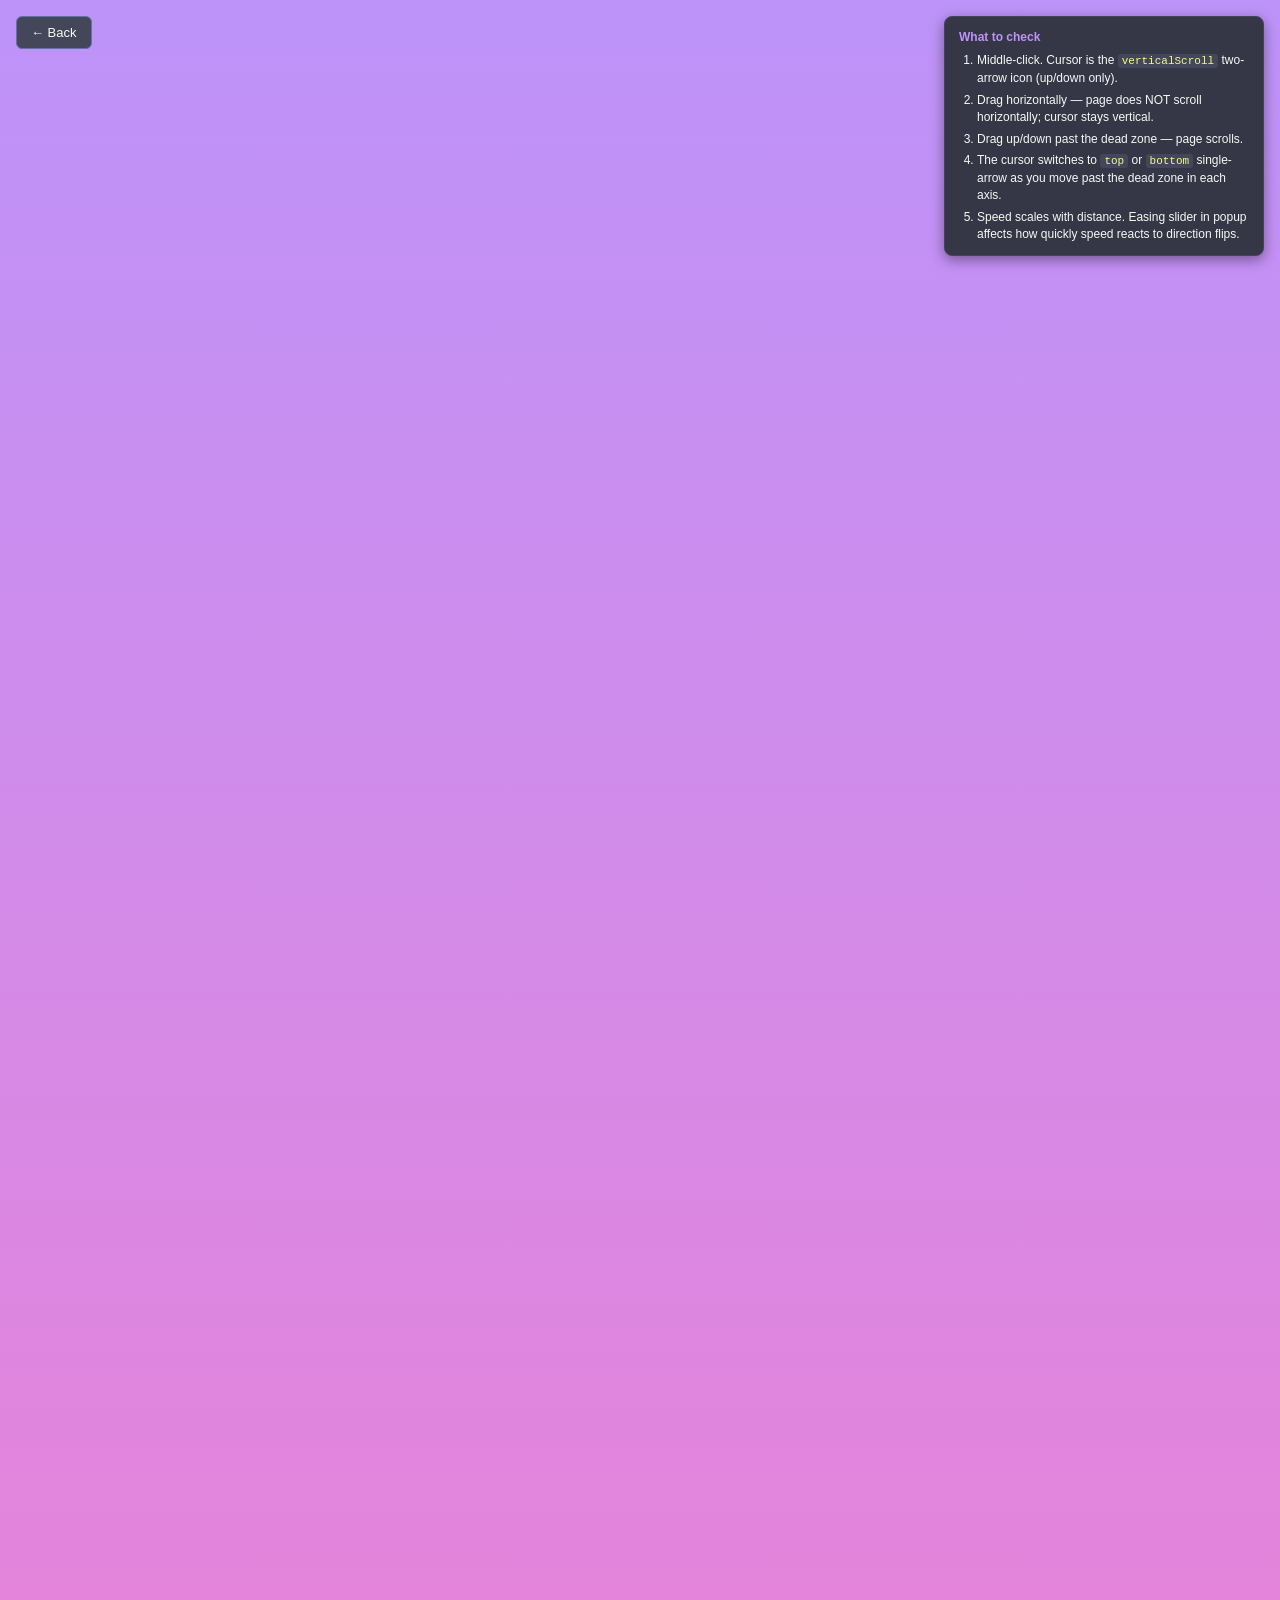
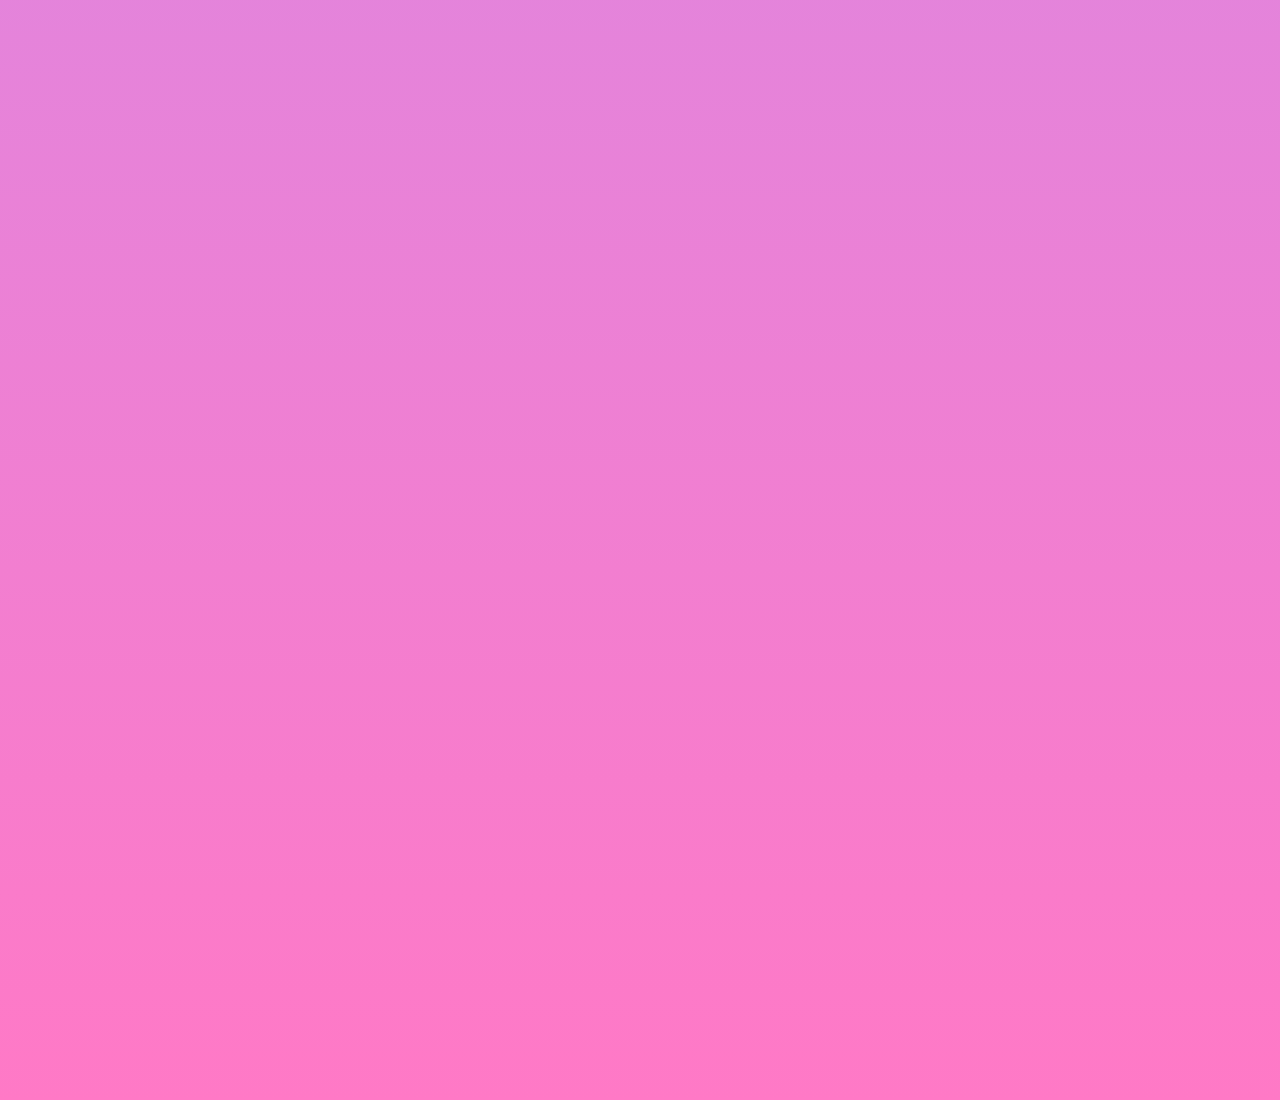
<file: test/vertical.html>
<!DOCTYPE html>
<html lang="en">
  <head>
    <meta charset="UTF-8" />
    <meta name="viewport" content="width=device-width, initial-scale=1.0" />
    <title>Mac AutoScroll — Vertical Only</title>
    <link rel="stylesheet" href="base.css" />
    <style>
      html,
      body {
        overflow-y: auto;
        overflow-x: hidden;
      }
      #content {
        width: 100vw;
        height: 300vh;
        background: linear-gradient(180deg, var(--d-purple), var(--d-pink));
      }
    </style>
  </head>
  <body>
    <a class="nav-link" href="navigation.html">← Back</a>
    <aside class="checks">
      <strong>What to check</strong>
      <ol>
        <li>Middle-click. Cursor is the <code>verticalScroll</code> two-arrow
            icon (up/down only).</li>
        <li>Drag horizontally — page does NOT scroll horizontally; cursor
            stays vertical.</li>
        <li>Drag up/down past the dead zone — page scrolls.</li>
        <li>The cursor switches to <code>top</code> or <code>bottom</code>
            single-arrow as you move past the dead zone in each axis.</li>
        <li>Speed scales with distance. Easing slider in popup affects how
            quickly speed reacts to direction flips.</li>
      </ol>
    </aside>
    <div id="content"></div>
  </body>
</html>
</file>
<file: test/base.css>
:root {
  --d-bg: #282a36;
  --d-panel: #353746;
  --d-line: #44475a;
  --d-fg: #f8f8f2;
  --d-comment: #6272a4;
  --d-cyan: #8be9fd;
  --d-green: #50fa7b;
  --d-orange: #ffb86c;
  --d-pink: #ff79c6;
  --d-purple: #bd93f9;
  --d-red: #ff5555;
  --d-yellow: #f1fa8c;
}

* {
  box-sizing: border-box;
}

html,
body {
  margin: 0;
  padding: 0;
  background: var(--d-bg);
  color: var(--d-fg);
  font-family: -apple-system, BlinkMacSystemFont, 'Segoe UI',
    'Helvetica Neue', sans-serif;
  font-size: 14px;
}

h1 {
  color: var(--d-purple);
  margin: 0 0 6px;
}

h2 {
  color: var(--d-pink);
  margin: 24px 0 10px;
  font-size: 16px;
  text-transform: uppercase;
  letter-spacing: 0.04em;
}

p.lede {
  color: var(--d-comment);
  margin: 0 auto 20px;
  max-width: 600px;
}

.container {
  max-width: 720px;
  margin: 0 auto;
}

.center {
  text-align: center;
}

.nav-link {
  position: fixed;
  top: 16px;
  left: 16px;
  z-index: 11;
  display: inline-block;
  padding: 8px 14px;
  background: var(--d-line);
  color: var(--d-fg);
  border: 1px solid var(--d-comment);
  border-radius: 6px;
  text-decoration: none;
  font-size: 13px;
}

.nav-link:hover {
  background: var(--d-comment);
}

.checks {
  position: fixed;
  top: 16px;
  right: 16px;
  max-width: 320px;
  z-index: 10;
  background: var(--d-panel);
  color: var(--d-fg);
  border: 1px solid var(--d-line);
  border-radius: 8px;
  padding: 12px 14px;
  font-size: 12px;
  line-height: 1.45;
  box-shadow: 0 4px 14px rgba(0, 0, 0, 0.4);
}

.checks strong {
  color: var(--d-purple);
  display: block;
  margin-bottom: 6px;
}

.checks ol {
  margin: 0;
  padding-left: 18px;
}

.checks li + li {
  margin-top: 4px;
}

.checks code {
  background: var(--d-line);
  color: var(--d-yellow);
  padding: 1px 4px;
  border-radius: 3px;
  font-size: 11px;
}

.btn {
  font: inherit;
  padding: 8px 14px;
  border: 1px solid var(--d-comment);
  background: var(--d-line);
  color: var(--d-fg);
  border-radius: 6px;
  cursor: pointer;
}

.btn:hover {
  background: var(--d-comment);
}

.btn-accent {
  border-color: var(--d-purple);
  color: var(--d-purple);
}

.btn-accent:hover {
  background: var(--d-purple);
  color: var(--d-bg);
}

.mono {
  font-family: ui-monospace, SFMono-Regular, Menlo, monospace;
}

a.inline {
  color: var(--d-cyan);
}

.scroll-tall {
  height: 1200px;
}
</file>
<file: MacAutoScroll/theme.css>
:root {
  --dracula-bg: #282a36;
  --dracula-panel: #353746;
  --dracula-line: #44475a;
  --dracula-fg: #f8f8f2;
  --dracula-comment: #6272a4;
  --dracula-cyan: #8be9fd;
  --dracula-green: #50fa7b;
  --dracula-orange: #ffb86c;
  --dracula-pink: #ff79c6;
  --dracula-purple: #bd93f9;
  --dracula-red: #ff5555;
  --dracula-yellow: #f1fa8c;
}

* {
  box-sizing: border-box;
}

html,
body {
  margin: 0;
  padding: 0;
  background: var(--dracula-bg);
  color: var(--dracula-fg);
  font-family: -apple-system, BlinkMacSystemFont, 'Segoe UI',
    'Helvetica Neue', sans-serif;
  font-size: 13px;
}

html.popup body {
  width: 320px;
}

.app {
  padding: 14px 16px 18px;
}

html.options .app {
  width: 520px;
  max-width: 100%;
  margin: 24px auto;
  padding: 24px 28px 32px;
  border: 1px solid var(--dracula-line);
  border-radius: 12px;
  background: var(--dracula-panel);
}

h1 {
  margin: 0 0 4px;
  font-size: 16px;
  font-weight: 600;
  color: var(--dracula-purple);
}

html.options h1 {
  font-size: 22px;
}

.subtitle {
  margin: 0 0 14px;
  color: var(--dracula-comment);
  font-size: 12px;
}

html.options .subtitle {
  font-size: 13px;
  margin-bottom: 22px;
}

fieldset {
  border: 1px solid var(--dracula-line);
  border-radius: 8px;
  padding: 10px 14px 12px;
  margin: 0 0 12px;
  background: rgba(68, 71, 90, 0.25);
}

legend {
  padding: 0 6px;
  font-weight: 600;
  font-size: 12px;
  color: var(--dracula-cyan);
  text-transform: uppercase;
  letter-spacing: 0.04em;
}

label.row {
  display: flex;
  align-items: center;
  gap: 10px;
  margin: 8px 0;
}

label.row .label {
  flex: 0 0 auto;
  white-space: nowrap;
  color: var(--dracula-fg);
}

label.row .value {
  font-family: ui-monospace, SFMono-Regular, Menlo, monospace;
  font-size: 11px;
  color: var(--dracula-orange);
  min-width: 36px;
  text-align: right;
  flex: 0 0 auto;
}

label.row input[type='range'] {
  flex: 1 1 auto;
  min-width: 0;
  accent-color: var(--dracula-purple);
  background: transparent;
}

label.row input[type='checkbox'] {
  margin-left: auto;
  width: 16px;
  height: 16px;
  flex: 0 0 auto;
  accent-color: var(--dracula-purple);
}

label.row:has(input[type='checkbox']) .label {
  flex: 1 1 auto;
  white-space: normal;
}

select,
button {
  font: inherit;
}

select {
  padding: 4px 8px;
  background: var(--dracula-line);
  color: var(--dracula-fg);
  border: 1px solid var(--dracula-comment);
  border-radius: 4px;
  cursor: pointer;
}

select:focus,
input:focus,
button:focus {
  outline: 2px solid var(--dracula-purple);
  outline-offset: 1px;
}

.actions {
  display: flex;
  align-items: center;
  gap: 10px;
  margin-top: 14px;
  flex-wrap: wrap;
}

button {
  padding: 6px 12px;
  border: 1px solid var(--dracula-comment);
  background: var(--dracula-line);
  color: var(--dracula-fg);
  border-radius: 6px;
  cursor: pointer;
  transition: background 0.15s, border-color 0.15s;
}

button:hover {
  background: var(--dracula-comment);
}

button.danger {
  border-color: var(--dracula-red);
  color: var(--dracula-red);
}

button.danger:hover {
  background: var(--dracula-red);
  color: var(--dracula-bg);
}

.status {
  font-size: 12px;
  color: var(--dracula-green);
  min-height: 14px;
  margin-left: auto;
}

a.link {
  color: var(--dracula-cyan);
  text-decoration: none;
}

a.link:hover {
  text-decoration: underline;
}

html.options #open-options {
  display: none;
}

.slider-grid {
  display: grid;
  grid-template-columns: max-content 1fr max-content;
  column-gap: 10px;
  row-gap: 8px;
  align-items: center;
}

.slider-grid label.row {
  display: contents;
}

.slider-grid label.row > .label,
.slider-grid label.row > input[type='range'],
.slider-grid label.row > .value {
  margin: 0;
}

.preview {
  display: block;
  width: 100%;
  height: 80px;
  margin: 12px 0 4px;
  background: var(--dracula-bg);
  border: 1px solid var(--dracula-line);
  border-radius: 4px;
}

.preview-axis {
  display: flex;
  justify-content: space-between;
  align-items: center;
  font-size: 10px;
  color: var(--dracula-comment);
  font-family: ui-monospace, SFMono-Regular, Menlo, monospace;
}

.preview-axis-mid {
  text-transform: uppercase;
  letter-spacing: 0.05em;
}
</file>
